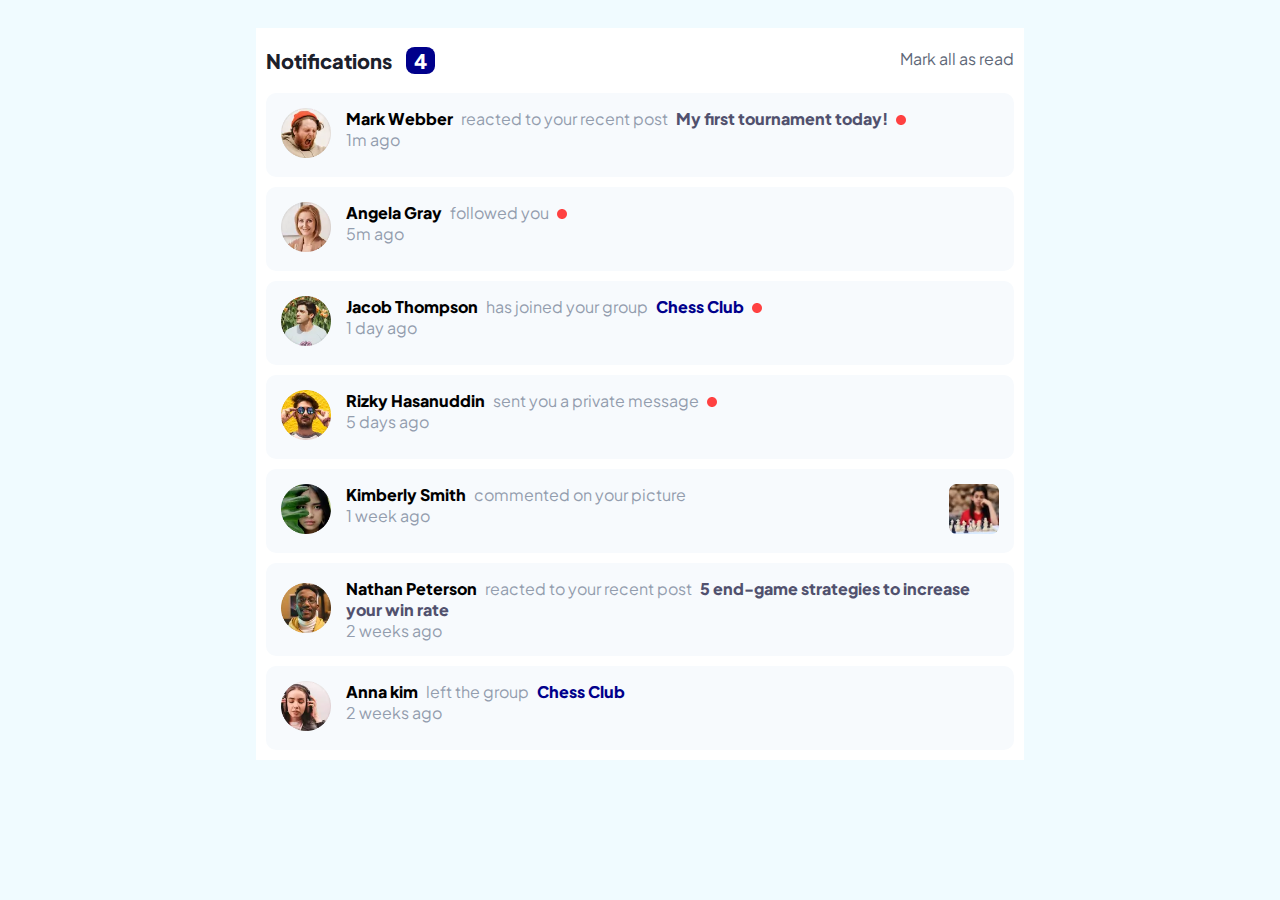
<file: index.html>
<!DOCTYPE html>
<html lang="en">
  <head>
    <meta charset="UTF-8" />
    <meta http-equiv="X-UA-Compatible" content="IE=edge" />
    <meta name="viewport" content="width=device-width, initial-scale=1.0" />
    <title>notifications page</title>
    <style>
      @import url("https://fonts.googleapis.com/css2?family=Plus+Jakarta+Sans:wght@500;800&display=swap");
    </style>
    <link rel="stylesheet" href="./css/style.css" />
  </head>
  <body>
    <div class="notification-bar">
      <div class="top-bar">
        <span class="notifications"
          >Notifications <span class="number"></span
        ></span>
        <span class="mark">Mark all as read</span>
      </div>
      <div class="card card-basic">
        <div class="image">
          <img src="./images/avatar-mark-webber.webp" alt="" />
        </div>
        <div class="content">
          <div class="about">
            <span class="name">Mark Webber</span>
            <span class="activity">reacted to your recent post</span>
            <span class="postname">My first tournament today!</span>
            <span class="red-dot"
              ><img src="./images/red-circle-icon.svg" alt=""
            /></span>
          </div>
          <div>
            <span class="time">1m ago</span>
          </div>
        </div>
      </div>
      <div class="card card-basic">
        <div class="image">
          <img src="./images/avatar-angela-gray.webp" alt="" />
        </div>
        <div class="content">
          <div class="about">
            <span class="name">Angela Gray</span>
            <span class="activity">followed you</span>
            <span class="red-dot"
              ><img src="./images/red-circle-icon.svg" alt=""
            /></span>
          </div>
          <div>
            <span class="time">5m ago</span>
          </div>
        </div>
      </div>
      <div class="card card-group">
        <div class="image">
          <img src="./images/avatar-jacob-thompson.webp" alt="" />
        </div>
        <div class="content">
          <div class="about">
            <span class="name">Jacob Thompson</span>
            <span class="activity">has joined your group</span>
            <span class="group">Chess Club</span>
            <span class="red-dot"
              ><img src="./images/red-circle-icon.svg" alt=""
            /></span>
          </div>
          <div>
            <span class="time">1 day ago</span>
          </div>
        </div>
      </div>
      <div class="card card-msg">
        <div class="image">
          <img src="./images/avatar-rizky-hasanuddin.webp" alt="" />
        </div>
        <div class="content">
          <div class="about">
            <span class="name">Rizky Hasanuddin</span>
            <span class="activity">sent you a private message</span>
            <span class="red-dot"
              ><img src="./images/red-circle-icon.svg" alt=""
            /></span>
          </div>
          <div>
            <span class="time">5 days ago</span>
          </div>
          <div class="msg hidden">
            Hello, thanks for setting up the Chess Club. I've been a member for
            a few weeks now and I'm already having lots of fun and improving my
            game.
          </div>
        </div>
      </div>
      <div class="card card-picture">
        <div class="image">
          <img src="./images/avatar-kimberly-smith.webp" alt="" />
        </div>
        <div class="content">
          <div class="about">
            <span class="name">Kimberly Smith</span>
            <span class="activity">commented on your picture</span>
          </div>
          <div>
            <span class="time">1 week ago</span>
          </div>
        </div>
        <div class="image image-picture">
          <img src="./images/image-chess.webp" alt="" />
        </div>
      </div>
      <div class="card card-basic">
        <div class="image">
          <img src="./images/avatar-nathan-peterson.webp" alt="" />
        </div>
        <div class="content">
          <div class="about">
            <span class="name">Nathan Peterson</span>
            <span class="activity">reacted to your recent post</span>
            <span class="postname"
              >5 end-game strategies to increase your win rate</span
            >
          </div>
          <div>
            <span class="time">2 weeks ago</span>
          </div>
        </div>
      </div>
      <div class="card card-group">
        <div class="image">
          <img src="./images/avatar-anna-kim.webp" alt="" />
        </div>
        <div class="content">
          <div class="about">
            <span class="name">Anna kim</span>
            <span class="activity">left the group</span>
            <span class="group">Chess Club</span>
          </div>
          <div>
            <span class="time">2 weeks ago</span>
          </div>
        </div>
      </div>
    </div>
    <script src="./app.js"></script>
  </body>
</html>
</file>
<file: css/style.css>
/* color pallete*/

:root{
    --color-primary:hsl(224, 21%, 14%);
    --color-secondary:hsl(219, 12%, 42%);
    --color-time:hsl(219, 14%, 63%);
    --color-card:hsl(210, 60%, 98%);
    --color-group: darkblue;
    --color-postname: rgb(81, 81, 110);
}

html{
    font-size: 62.5%;
}

img{
    size: 100%;
    width: 5rem;
}

/* typography */

body{
    font-size: 1.6rem;
    background: rgb(240, 251, 255);
    font-family: 'Plus Jakarta Sans', sans-serif;
    cursor: default;
    display: flex;
    justify-content: center;
}

.name{
    color: var(-color-primary);
    font-weight: 800;
    margin-right: 0.5rem;
}

.activity{
    color: var(--color-time);
    margin-right: 0.5rem;
}

.postname{
    color: var(--color-postname);
    margin-right: 0.5rem;
    font-weight: 800;
}

.time{
color: var(--color-time);
}


/*card*/

.card{
    margin: 1rem;
    padding: 1.5rem;
    display: flex;
    border-radius: 1rem;
    background: var(--color-card);
    cursor: pointer;
}

.image{
    align-self: center;
    margin-right: 1.5rem;
}

.content{
    display: flex;
    flex-direction: column;
    width: 100%;
}

.about{
    display: inline;
}

.red-dot img{
    width: 1rem;
}

/* msg card*/

.card-msg .image{
    align-self: auto;
}

.msg{
    border: 1px solid var(--color-time);
    color: var(--color-secondary);
    padding: 1rem;
    margin-top: 1rem;
}

.msg:hover{
    background: rgb(215, 228, 232);
}


/* picture card */

.card-picture{
    justify-content: space-between;
}

.image-picture{
    margin-right: 0;
}

/* group card */

.group{
    color: var(--color-group);
    font-weight: 800;
    margin-right: 0.5rem;
}

/* hidden */
.hidden{
    display: none;
}

/*top bar*/

.top-bar{
    margin: 2rem 1rem;
    display: flex;
    justify-content: space-between;
}

.number{
    margin-left: 1rem;
    background-color: var(--color-group);
    color: white;
    padding: 0.1rem 0.8rem;
    border-radius: 30%;
}

.notifications{
    color: var(--color-primary);
    font-weight: 800;
    font-size: 2rem;
}

.mark{
    color: var(--color-secondary);
    cursor: pointer;
}


/*desktop modifications*/

.notification-bar{
    max-width: 768px;
    background: white;
}

@media screen and (min-width:768px){
    .notification-bar{
        margin-top: 2rem;
        margin-bottom: 2rem;
    }
}
</file>
